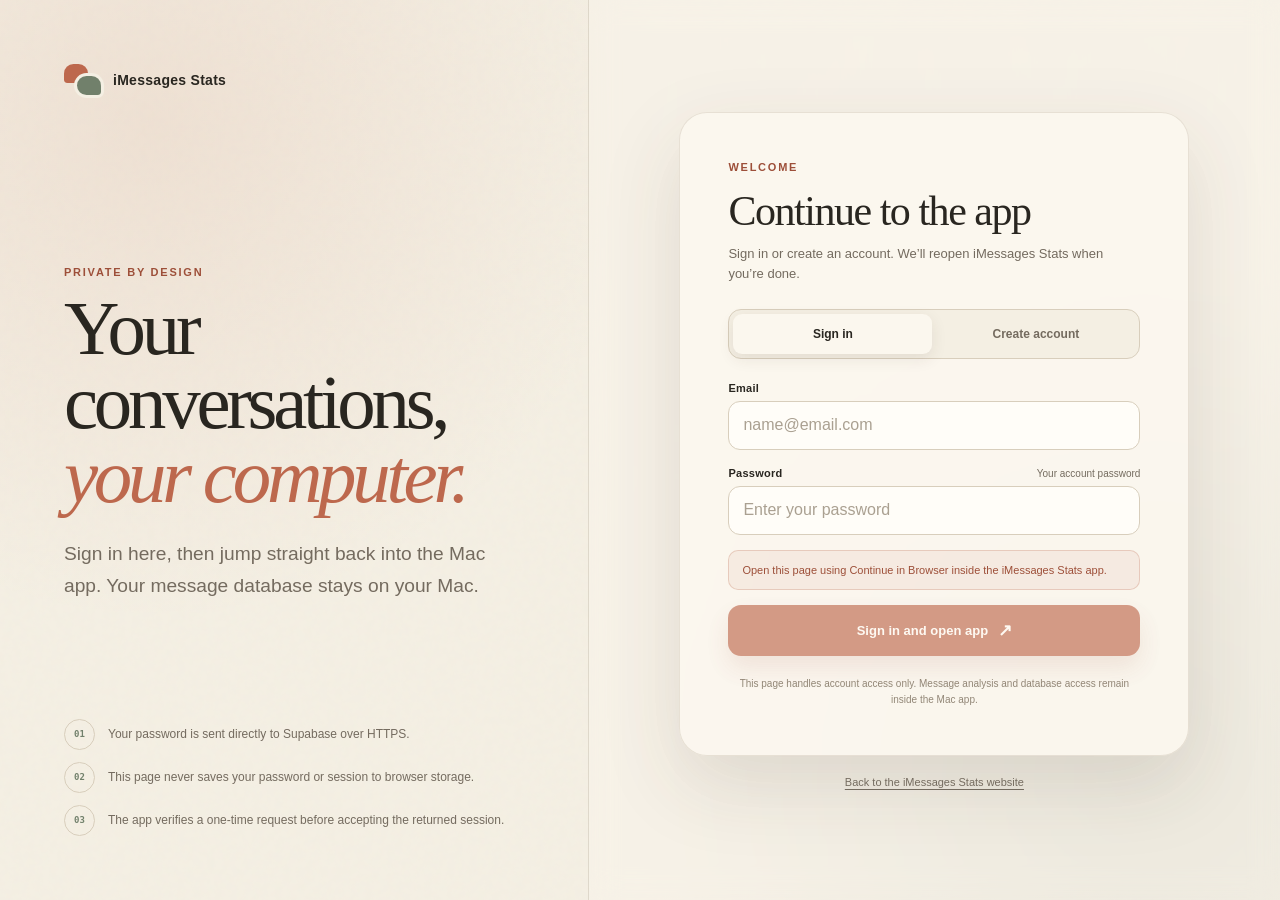
<file: auth.html>
<!doctype html>
<html lang="en">
<head>
  <meta charset="utf-8">
  <meta name="viewport" content="width=device-width, initial-scale=1">
  <meta name="color-scheme" content="light">
  <meta name="referrer" content="no-referrer">
  <meta http-equiv="Content-Security-Policy" content="default-src 'self'; connect-src https://vfeuwjxlmyqktkodzccw.supabase.co; img-src 'self' data:; style-src 'self'; script-src 'self'; base-uri 'none'; form-action 'self'; frame-ancestors 'none'">
  <title>Sign in · iMessages Stats</title>
  <meta name="description" content="Secure browser sign-in for the iMessages Stats macOS app.">
  <link rel="stylesheet" href="auth.css">
  <script src="auth.js" defer></script>
</head>
<body>
  <main class="auth-shell">
    <section class="story-panel" aria-labelledby="page-title">
      <a class="brand" href="./" aria-label="iMessages Stats home">
        <span class="brand-mark" aria-hidden="true">
          <span></span><span></span>
        </span>
        <span>iMessages Stats</span>
      </a>

      <div class="story-copy">
        <p class="eyebrow">Private by design</p>
        <h1 id="page-title">Your conversations,<br><em>your computer.</em></h1>
        <p class="lede">Sign in here, then jump straight back into the Mac app. Your message database stays on your Mac.</p>
      </div>

      <ul class="trust-list" aria-label="Privacy details">
        <li><span class="trust-icon">01</span><span>Your password is sent directly to Supabase over HTTPS.</span></li>
        <li><span class="trust-icon">02</span><span>This page never saves your password or session to browser storage.</span></li>
        <li><span class="trust-icon">03</span><span>The app verifies a one-time request before accepting the returned session.</span></li>
      </ul>
    </section>

    <section class="form-panel" aria-label="Account sign in">
      <div class="form-card">
        <div class="card-heading">
          <p class="eyebrow">Welcome</p>
          <h2>Continue to the app</h2>
          <p>Sign in or create an account. We’ll reopen iMessages Stats when you’re done.</p>
        </div>

        <div class="mode-switch" role="tablist" aria-label="Account action">
          <button id="signInTab" class="mode-button active" type="button" role="tab" aria-selected="true" aria-controls="authForm">Sign in</button>
          <button id="signUpTab" class="mode-button" type="button" role="tab" aria-selected="false" aria-controls="authForm">Create account</button>
        </div>

        <form id="authForm" novalidate>
          <div id="usernameField" class="field hidden">
            <label for="username">Username</label>
            <input id="username" name="username" type="text" autocomplete="nickname" maxlength="40" placeholder="Your name">
          </div>

          <div class="field">
            <label for="email">Email</label>
            <input id="email" name="email" type="email" autocomplete="email" inputmode="email" required placeholder="name@email.com">
          </div>

          <div class="field">
            <div class="label-row">
              <label for="password">Password</label>
              <span id="passwordHint">Your account password</span>
            </div>
            <input id="password" name="password" type="password" autocomplete="current-password" minlength="6" required placeholder="Enter your password">
          </div>

          <div id="status" class="status" role="status" aria-live="polite"></div>

          <button id="submitButton" class="submit-button" type="submit">
            <span id="submitLabel">Sign in and open app</span>
            <span class="arrow" aria-hidden="true">↗</span>
          </button>
        </form>

        <div id="returnPanel" class="return-panel hidden" aria-live="polite">
          <span class="success-mark" aria-hidden="true">✓</span>
          <div>
            <strong>You’re signed in</strong>
            <p>If the app did not open automatically, use the button below.</p>
          </div>
          <button id="openAppButton" class="open-app-button" type="button">Open iMessages Stats</button>
        </div>

        <p class="fine-print">This page handles account access only. Message analysis and database access remain inside the Mac app.</p>
      </div>
      <a class="back-link" href="./">Back to the iMessages Stats website</a>
    </section>
  </main>
</body>
</html>
</file>
<file: auth.css>
:root {
  --paper: #f4efe3;
  --paper-deep: #e9dfcd;
  --card: #fbf7ee;
  --ink: #292620;
  --muted: #746b5f;
  --line: #d8cebc;
  --terracotta: #bd684d;
  --terracotta-dark: #9d4f39;
  --sage: #71806b;
  --shadow: 0 28px 80px rgba(65, 49, 35, 0.13);
}

* {
  box-sizing: border-box;
}

html {
  min-height: 100%;
  background: var(--paper);
}

body {
  min-height: 100vh;
  margin: 0;
  color: var(--ink);
  font-family: "Avenir Next", Avenir, "Helvetica Neue", sans-serif;
  background:
    radial-gradient(circle at 12% 14%, rgba(189, 104, 77, 0.11), transparent 31rem),
    radial-gradient(circle at 90% 86%, rgba(113, 128, 107, 0.13), transparent 32rem),
    var(--paper);
}

button,
input {
  font: inherit;
}

button,
a {
  -webkit-tap-highlight-color: transparent;
}

.auth-shell {
  position: relative;
  display: grid;
  grid-template-columns: minmax(0, 0.92fr) minmax(460px, 1.08fr);
  min-height: 100vh;
  overflow: hidden;
}

.auth-shell::before {
  content: "";
  position: absolute;
  inset: 0;
  pointer-events: none;
  opacity: 0.28;
  background-image: url("data:image/svg+xml,%3Csvg viewBox='0 0 160 160' xmlns='http://www.w3.org/2000/svg'%3E%3Cfilter id='n'%3E%3CfeTurbulence type='fractalNoise' baseFrequency='.75' numOctaves='3' stitchTiles='stitch'/%3E%3C/filter%3E%3Crect width='100%25' height='100%25' filter='url(%23n)' opacity='.08'/%3E%3C/svg%3E");
}

.story-panel,
.form-panel {
  position: relative;
  z-index: 1;
}

.story-panel {
  display: flex;
  flex-direction: column;
  justify-content: space-between;
  min-height: 100vh;
  padding: clamp(30px, 5vw, 72px);
  border-right: 1px solid rgba(96, 78, 57, 0.14);
}

.brand {
  display: inline-flex;
  align-items: center;
  gap: 12px;
  width: fit-content;
  color: var(--ink);
  font-size: 14px;
  font-weight: 700;
  letter-spacing: 0.02em;
  text-decoration: none;
}

.brand-mark {
  position: relative;
  display: block;
  width: 37px;
  height: 31px;
}

.brand-mark span {
  position: absolute;
  width: 24px;
  height: 19px;
  border-radius: 11px 11px 11px 4px;
  background: var(--terracotta);
}

.brand-mark span:first-child {
  top: 0;
  left: 0;
}

.brand-mark span:last-child {
  right: 0;
  bottom: 0;
  border-radius: 11px 11px 4px 11px;
  background: var(--sage);
  box-shadow: 0 0 0 3px var(--paper);
}

.story-copy {
  max-width: 650px;
  margin: clamp(70px, 14vh, 160px) 0 72px;
}

.eyebrow {
  margin: 0 0 14px;
  color: var(--terracotta-dark);
  font-size: 11px;
  font-weight: 800;
  letter-spacing: 0.16em;
  text-transform: uppercase;
}

h1,
h2,
p {
  margin-top: 0;
}

h1 {
  margin-bottom: 25px;
  font-family: Iowan Old Style, Baskerville, Georgia, serif;
  font-size: clamp(48px, 6vw, 86px);
  font-weight: 500;
  letter-spacing: -0.055em;
  line-height: 0.96;
}

h1 em {
  color: var(--terracotta);
  font-weight: 500;
}

.lede {
  max-width: 560px;
  margin-bottom: 0;
  color: var(--muted);
  font-size: clamp(16px, 1.5vw, 20px);
  line-height: 1.65;
}

.trust-list {
  display: grid;
  gap: 12px;
  max-width: 620px;
  margin: 0;
  padding: 0;
  list-style: none;
}

.trust-list li {
  display: flex;
  align-items: center;
  gap: 13px;
  color: var(--muted);
  font-size: 12px;
  line-height: 1.45;
}

.trust-icon {
  display: grid;
  flex: 0 0 auto;
  width: 31px;
  height: 31px;
  place-items: center;
  border: 1px solid var(--line);
  border-radius: 50%;
  color: var(--sage);
  font-family: ui-monospace, SFMono-Regular, Menlo, monospace;
  font-size: 9px;
  font-weight: 800;
}

.form-panel {
  display: grid;
  align-content: center;
  justify-items: center;
  min-height: 100vh;
  padding: 40px;
  background: rgba(251, 247, 238, 0.38);
  backdrop-filter: blur(14px);
}

.form-card {
  width: min(100%, 510px);
  padding: clamp(26px, 4vw, 48px);
  border: 1px solid rgba(116, 94, 70, 0.15);
  border-radius: 28px;
  background: rgba(251, 247, 238, 0.92);
  box-shadow: var(--shadow);
}

.card-heading h2 {
  margin-bottom: 9px;
  font-family: Iowan Old Style, Baskerville, Georgia, serif;
  font-size: clamp(30px, 4vw, 42px);
  font-weight: 500;
  letter-spacing: -0.035em;
}

.card-heading > p:last-child {
  margin-bottom: 25px;
  color: var(--muted);
  font-size: 13px;
  line-height: 1.55;
}

.mode-switch {
  display: grid;
  grid-template-columns: 1fr 1fr;
  gap: 4px;
  margin-bottom: 23px;
  padding: 4px;
  border: 1px solid var(--line);
  border-radius: 13px;
  background: var(--paper);
}

.mode-button {
  min-height: 40px;
  border: 0;
  border-radius: 9px;
  color: var(--muted);
  background: transparent;
  cursor: pointer;
  font-size: 12px;
  font-weight: 700;
  transition: color 160ms ease, background 160ms ease, box-shadow 160ms ease;
}

.mode-button.active {
  color: var(--ink);
  background: var(--card);
  box-shadow: 0 5px 16px rgba(65, 49, 35, 0.09);
}

.field {
  display: grid;
  gap: 7px;
  margin-bottom: 17px;
}

.field label {
  font-size: 11px;
  font-weight: 800;
  letter-spacing: 0.025em;
}

.label-row {
  display: flex;
  align-items: baseline;
  justify-content: space-between;
  gap: 20px;
}

.label-row span {
  color: var(--muted);
  font-size: 10px;
}

input {
  width: 100%;
  min-height: 49px;
  padding: 0 14px;
  border: 1px solid var(--line);
  border-radius: 12px;
  outline: none;
  color: var(--ink);
  background: #fffdf8;
  caret-color: var(--terracotta);
  transition: border-color 150ms ease, box-shadow 150ms ease, background 150ms ease;
}

input::placeholder {
  color: #aaa091;
}

input:focus {
  border-color: rgba(189, 104, 77, 0.7);
  background: #fffefa;
  box-shadow: 0 0 0 4px rgba(189, 104, 77, 0.11);
}

.submit-button,
.open-app-button {
  display: flex;
  width: 100%;
  min-height: 51px;
  align-items: center;
  justify-content: center;
  gap: 10px;
  border: 0;
  border-radius: 13px;
  color: #fffaf3;
  background: var(--terracotta);
  cursor: pointer;
  font-size: 13px;
  font-weight: 800;
  box-shadow: 0 12px 25px rgba(157, 79, 57, 0.18);
  transition: transform 150ms ease, background 150ms ease, box-shadow 150ms ease;
}

.submit-button:hover,
.open-app-button:hover {
  transform: translateY(-1px);
  background: var(--terracotta-dark);
  box-shadow: 0 15px 30px rgba(157, 79, 57, 0.23);
}

.submit-button:disabled {
  transform: none;
  opacity: 0.65;
  cursor: wait;
}

.arrow {
  font-size: 17px;
  line-height: 1;
}

.status {
  display: none;
  margin: -2px 0 15px;
  padding: 11px 13px;
  border: 1px solid rgba(189, 104, 77, 0.25);
  border-radius: 10px;
  color: var(--terracotta-dark);
  background: rgba(189, 104, 77, 0.08);
  font-size: 11px;
  line-height: 1.5;
}

.status.visible {
  display: block;
}

.status.success {
  border-color: rgba(113, 128, 107, 0.32);
  color: #52624e;
  background: rgba(113, 128, 107, 0.10);
}

.return-panel {
  display: grid;
  grid-template-columns: auto 1fr;
  gap: 12px;
  align-items: start;
  padding: 18px;
  border: 1px solid rgba(113, 128, 107, 0.28);
  border-radius: 16px;
  background: rgba(113, 128, 107, 0.09);
}

.return-panel p {
  margin: 4px 0 14px;
  color: var(--muted);
  font-size: 11px;
  line-height: 1.5;
}

.success-mark {
  display: grid;
  width: 28px;
  height: 28px;
  place-items: center;
  border-radius: 50%;
  color: #fff;
  background: var(--sage);
  font-size: 13px;
  font-weight: 800;
}

.open-app-button {
  grid-column: 1 / -1;
  min-height: 45px;
  background: var(--sage);
  box-shadow: none;
}

.open-app-button:hover {
  background: #596b55;
  box-shadow: none;
}

.fine-print {
  margin: 20px 0 0;
  color: #928777;
  font-size: 10px;
  line-height: 1.55;
  text-align: center;
}

.back-link {
  margin-top: 20px;
  color: var(--muted);
  font-size: 11px;
  text-underline-offset: 3px;
}

.hidden {
  display: none !important;
}

@media (max-width: 900px) {
  .auth-shell {
    grid-template-columns: 1fr;
  }

  .story-panel {
    min-height: auto;
    padding-bottom: 36px;
    border-right: 0;
    border-bottom: 1px solid rgba(96, 78, 57, 0.14);
  }

  .story-copy {
    margin: 70px 0 45px;
  }

  .trust-list {
    display: none;
  }

  .form-panel {
    min-height: auto;
    padding: 48px 22px 68px;
  }
}

@media (max-width: 520px) {
  .story-panel {
    padding: 24px 22px 32px;
  }

  .story-copy {
    margin: 52px 0 0;
  }

  h1 {
    font-size: 45px;
  }

  .lede {
    font-size: 15px;
  }

  .form-card {
    padding: 25px 20px;
    border-radius: 22px;
  }
}

@media (prefers-reduced-motion: reduce) {
  *, *::before, *::after {
    scroll-behavior: auto !important;
    transition-duration: 0.01ms !important;
  }
}
</file>
